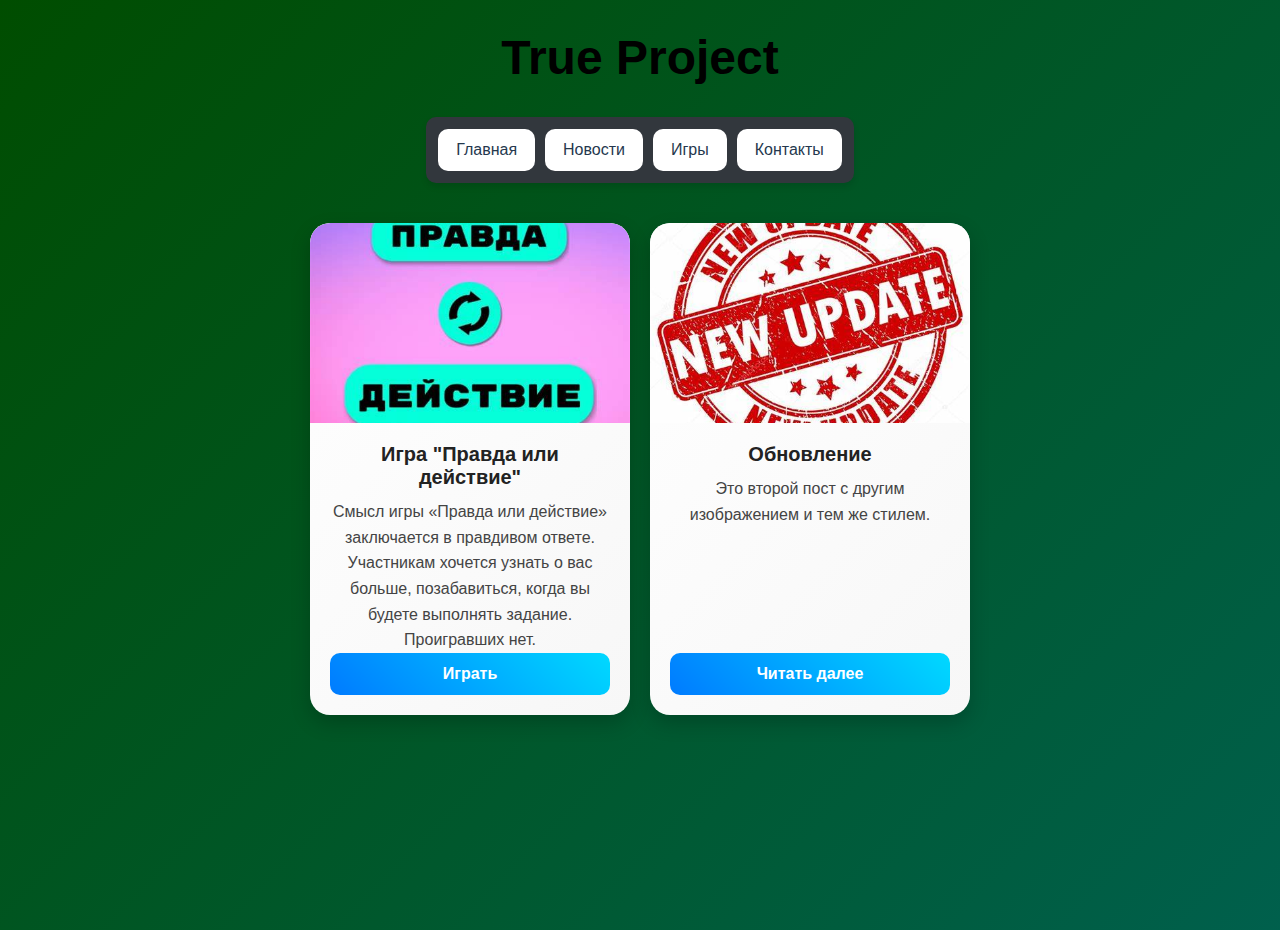
<file: index.html>
<!DOCTYPE html>
<html lang="ru">
<head>
    <meta charset="UTF-8">
    <meta name="viewport" content="width=device-width, initial-scale=1.0">
    <title>Главная</title>
    <link href="style.css" rel="stylesheet">
</head>
<body>

    <!-- Шапка с заголовком и меню -->
    <header>
        <h1>
            <span class="true">True</span> <span class="project">Project</span>
        </h1>
        <nav class="menu">
            <a href="index.html"><button>Главная</button></a>
            <a href="news.html"><button>Новости</button></a>
            <a href="game.html"><button>Игры</button></a>
            <a href="contact.html"><button>Контакты</button></a>
        </nav>
    </header>

    <!-- Контейнер с карточками -->
    <div class="post-container">
        <!-- Первая карточка -->
        <div class="post">
           <img src="image/pravda.jpg" alt="Игра 'Правда или действие'">
            <div class="post-content">
                <div class="post-title">Игра "Правда или действие"</div>
                <div class="post-text">
                   Смысл игры «Правда или действие» заключается в правдивом ответе.
                   Участникам хочется узнать о вас больше, позабавиться, когда вы будете выполнять задание. 
                   Проигравших нет.
                </div>
                <a href="#" class="read-more">Играть</a>
            </div>
        </div>

        <!-- Вторая карточка -->
        <div class="post">
            <img src="image/obnovlenya.jpg" alt="Обновление">
            <div class="post-content">
                <div class="post-title">Обновление</div>
                <div class="post-text">
                    Это второй пост с другим изображением и тем же стилем.
                </div>
                <a href="news.css" class="read-more">Читать далее</a>
            </div>
        </div>
    </div>

  

</body>
</html>
</file>
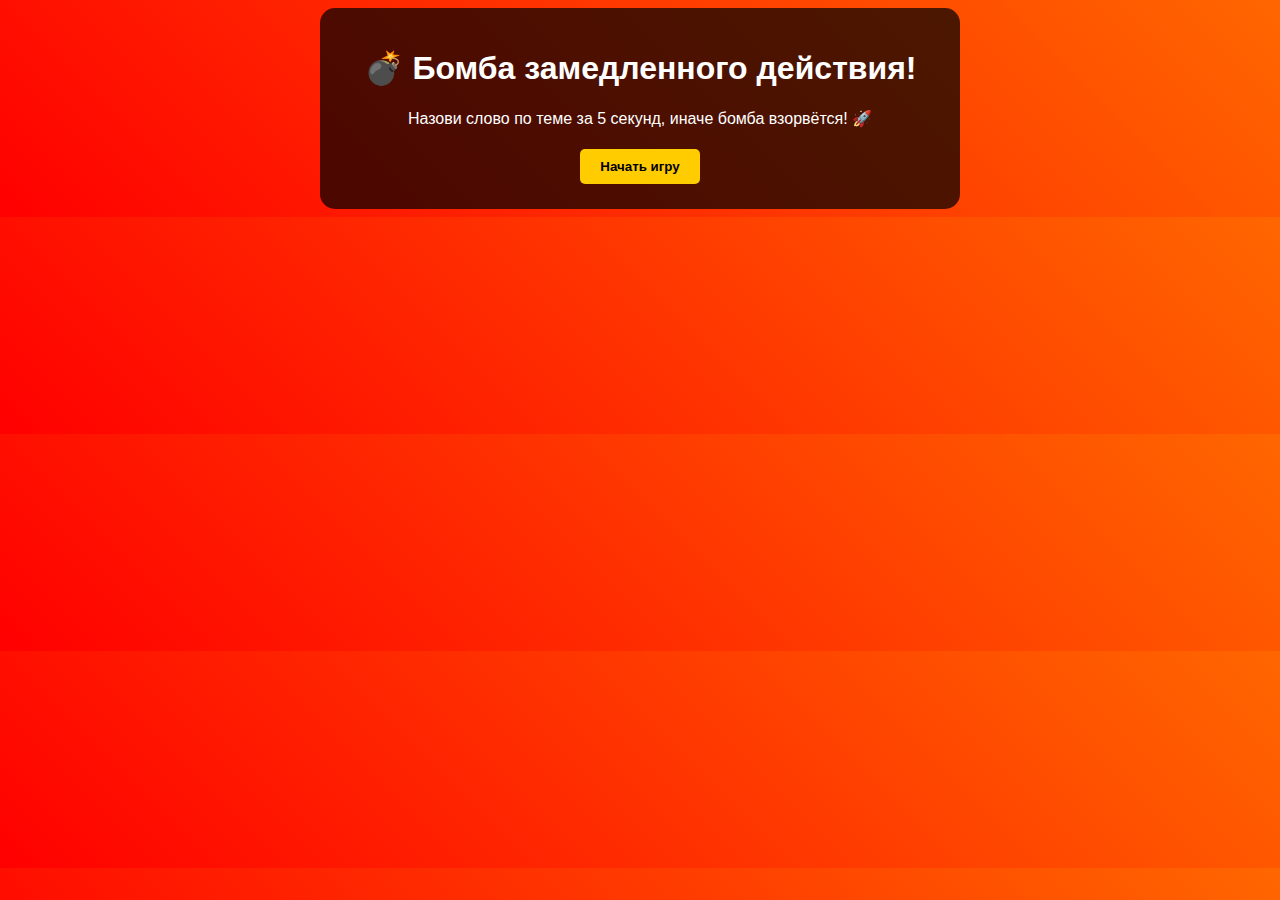
<file: bomb.html>
<!DOCTYPE html>
<html lang="ru">
<head>
    <meta charset="UTF-8">
    <meta name="viewport" content="width=device-width, initial-scale=1.0">
    <title>Бомба замедленного действия</title>
    <link rel="stylesheet" href="bomb.css">
</head>
<body>

    <div class="container">
        <h1>💣 Бомба замедленного действия!</h1>
        <p>Назови слово по теме за 5 секунд, иначе бомба взорвётся! 🚀</p>

        <button onclick="startGame()">Начать игру</button>

        <!-- Выбор количества игроков -->
        <div id="player-setup" style="display:none;">
            <h2>Сколько игроков?</h2>
            <select id="player-count">
                <option value="2">2 игрока</option>
                <option value="3">3 игрока</option>
                <option value="4">4 игрока</option>
                <option value="5">5 игроков</option>
            </select>
            <button onclick="setPlayers()">Продолжить</button>
        </div>

        <!-- Ввод имён игроков -->
        <div id="name-input" style="display:none;">
            <h2 id="name-prompt">Введите имя игрока 1:</h2>
            <input type="text" id="player-name" placeholder="Имя">
            <button onclick="saveName()">Далее</button>
        </div>

        <!-- Выбор темы -->
        <div id="category-setup" style="display:none;">
            <h2>Выберите тему</h2>
            <select id="category">
                <option value="Животные">Животные</option>
                <option value="Фрукты">Фрукты</option>
                <option value="Страны">Страны</option>
                <option value="Города">Города</option>
                <option value="Фильмы">Фильмы</option>
            </select>
            <button onclick="startRound()">Начать!</button>
        </div>

        <!-- Основной игровой процесс -->
        <div id="game-play" style="display:none;">
            <h2 id="current-player"></h2>
            <p>Категория: <span id="current-category"></span></p>
            <p>Осталось времени: <span id="timer">5</span> сек</p>
            <input type="text" id="word-input" placeholder="Ваше слово">
            <button onclick="submitWord()">Ответить</button>
        </div>

        <!-- Итоговый экран -->
        <div id="results-screen" style="display:none;">
            <h2>🏆 Победитель!</h2>
            <p id="winner"></p>
            <button onclick="restartGame()">Играть заново</button>
        </div>
    </div>

    <script src="bomb.js"></script>
</body>
</html>
</file>
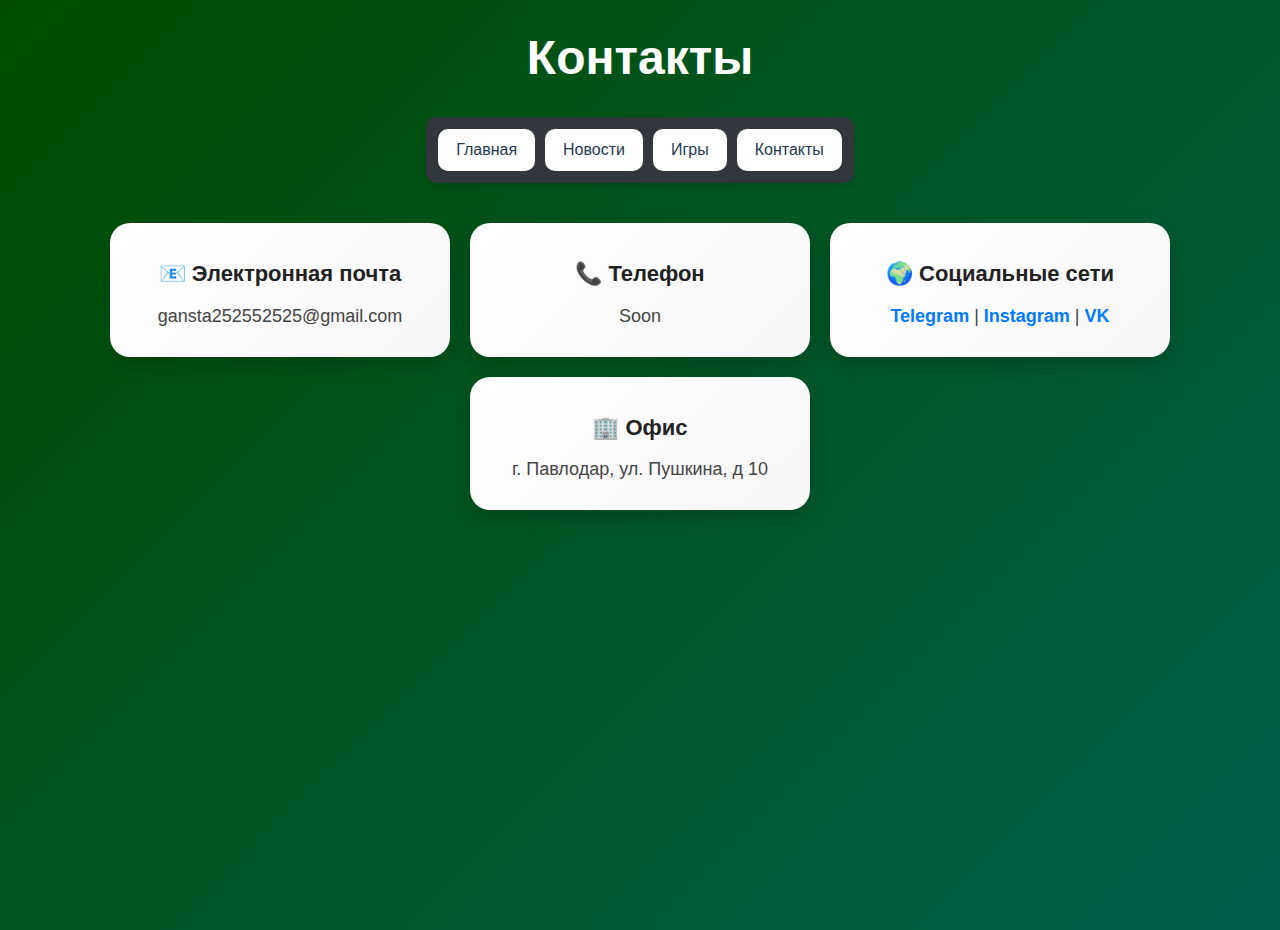
<file: contact.html>
<!DOCTYPE html>
<html lang="ru">
<head>
    <meta charset="UTF-8">
    <meta name="viewport" content="width=device-width, initial-scale=1.0">
    <title>Контакты</title>
    <link rel="stylesheet" href="contact.css">
</head>
<body>

    <!-- Логотип -->
    <h1>
        <span class="project">Контакты</span>
    </h1>


    <!-- Навигационное меню -->
    <div class="menu">
        <a href="index.html"><button>Главная</button></a>
        <a href="news.html"><button>Новости</button></a>
        <a href="game.html"><button>Игры</button></a>
        <a href="contact.html"><button>Контакты</button></a>
    </div>

    <!-- Контент страницы "Контакты" -->
    <div class="contact-container">
        <div class="contact-card">
            <h2>📧 Электронная почта</h2>
            <p>gansta252552525@gmail.com</p>
        </div>

        <div class="contact-card">
            <h2>📞 Телефон</h2>
            <p>Soon</p>
        </div>

        <div class="contact-card">
            <h2>🌍 Социальные сети</h2>
            <p>
                <a href="#">Telegram</a> | 
                <a href="#">Instagram</a> | 
                <a href="#">VK</a>
            </p>
        </div>

        <div class="contact-card">
            <h2>🏢 Офис</h2>
            <p>г. Павлодар, ул. Пушкина, д 10</p>
        </div>
    </div>

</body>
</html>
</file>
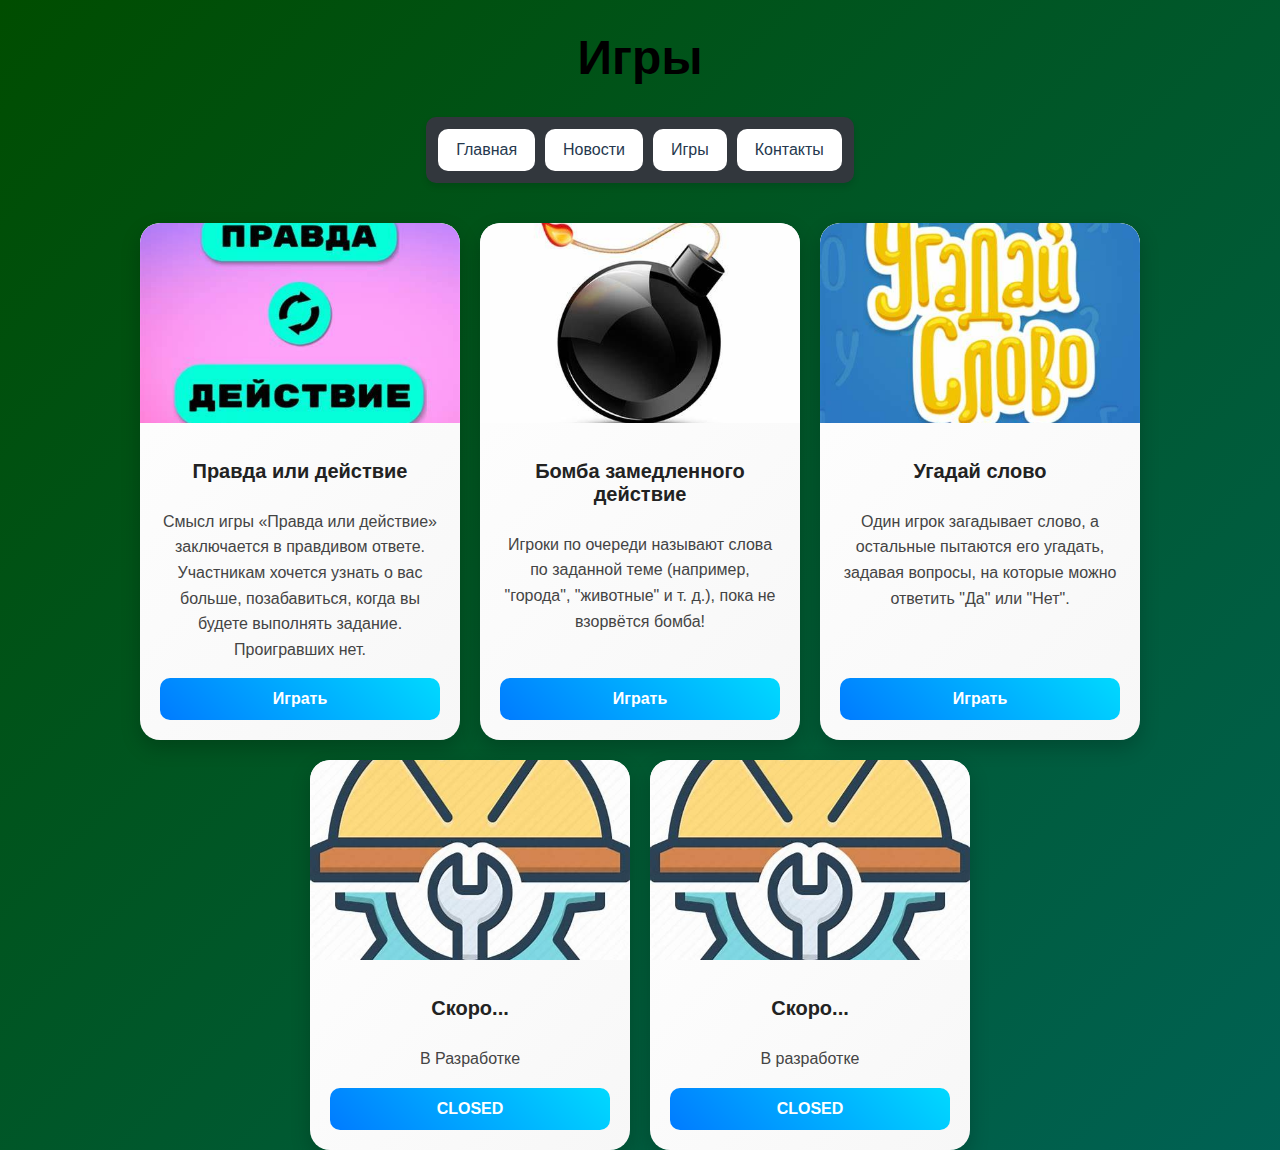
<file: game.html>
<!DOCTYPE html>
<html lang="ru">
<head>
    <meta charset="UTF-8">
    <meta name="viewport" content="width=device-width, initial-scale=1.0">
    <title>Игры</title>
    <link href="game.css" rel="stylesheet">
</head>
<body>

    <!-- Шапка с заголовком и меню -->
    <header>
        <h1>
            <span class="project">Игры</span>
        </h1>
        <nav class="menu">
            <a href="index.html"><button>Главная</button></a>
            <a href="news.html"><button>Новости</button></a>
            <a href="game.html"><button>Игры</button></a>
            <a href="contact.html"><button>Контакты</button></a>
        </nav>
    </header>

       <div class="post-container">
    <!-- Карточка 1 -->
    <div class="post">
        <img src="image/pravda.jpg" alt="Правда или действие">
        <div class="post-content">
            <h2 class="post-title">Правда или действие</h2>
            <p class="post-text">Смысл игры «Правда или действие» заключается в правдивом ответе.
                Участникам хочется узнать о вас больше, позабавиться, когда вы будете выполнять задание. Проигравших нет.</p>
            <a href="pravda.html" class="read-more">Играть</a>
        </div>
    </div>

    <!-- Карточка 2 -->
    <div class="post">
        <img src="bomb.jpg" alt="Игра 2">
        <div class="post-content">
            <h2 class="post-title">Бомба замедленного действие</h2>
            <p class="post-text">Игроки по очереди называют слова по заданной теме (например, "города", "животные" и т. д.), пока не взорвётся бомба!</p>
            <a href="bomb.html" class="read-more">Играть</a>
        </div>
    </div>

    <!-- Карточка 3 -->
    <div class="post">
        <img src="quess.jpg" alt="Игра 3">
        <div class="post-content">
            <h2 class="post-title">Угадай слово</h2>
            <p class="post-text">Один игрок загадывает слово, а остальные пытаются его угадать, задавая вопросы, на которые можно ответить "Да" или "Нет".</p>
            <a href="guess.html" class="read-more">Играть</a>
        </div>
    </div>

    <!-- Карточка 4 -->
    <div class="post">
        <img src="image/razrabotka.jpg" alt="Игра 4">
        <div class="post-content">
            <h2 class="post-title">Скоро...</h2>
            <p class="post-text">В Разработке</p>
            <a href="#" class="read-more">CLOSED</a>
        </div>
    </div>

    <!-- Карточка 5 -->
    <div class="post">
        <img src="image/razrabotka.jpg" alt="Игра 5">
        <div class="post-content">
            <h2 class="post-title">Скоро...</h2>
            <p class="post-text">В разработке</p>
            <a href="#" class="read-more">CLOSED</a>
        </div>
    </div>

    



   
    
  

</body>
</html>
</file>
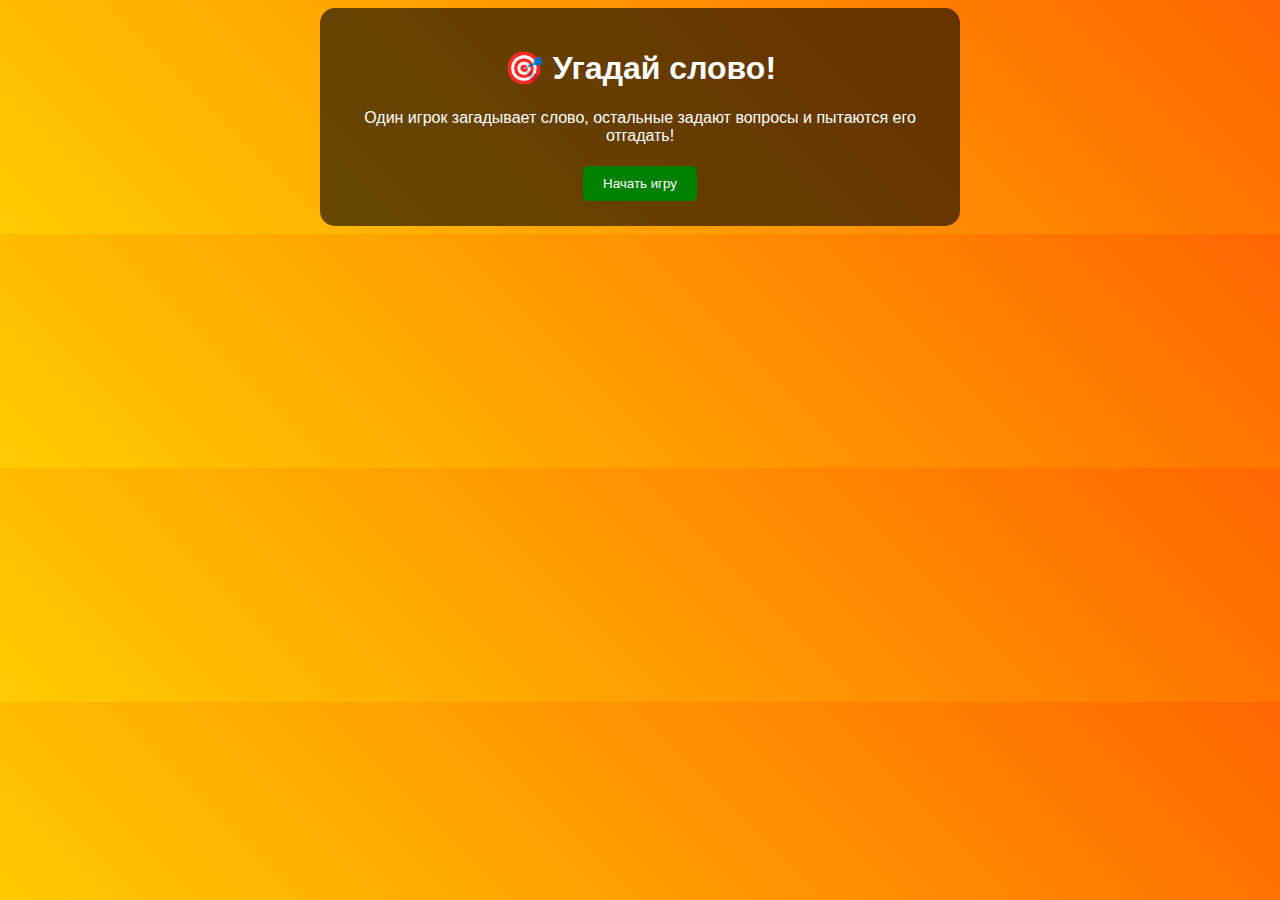
<file: guess.html>
<!DOCTYPE html>
<html lang="ru">
<head>
    <meta charset="UTF-8">
    <meta name="viewport" content="width=device-width, initial-scale=1.0">
    <title>Угадай слово!</title>
    <link rel="stylesheet" href="guess.css">
</head>
<body>

    <div class="container">
        <h1>🎯 Угадай слово!</h1>
        <p>Один игрок загадывает слово, остальные задают вопросы и пытаются его отгадать!</p>

        <button onclick="startGame()">Начать игру</button>

        <!-- Форма для выбора количества игроков -->
        <div id="player-setup" style="display:none;">
            <h2>Сколько игроков?</h2>
            <select id="player-count">
                <option value="2">2 игрока</option>
                <option value="3">3 игрока</option>
                <option value="4">4 игрока</option>
                <option value="5">5 игроков</option>
            </select>
            <button onclick="setPlayers()">Продолжить</button>
        </div>

        <!-- Форма для ввода имён -->
        <div id="name-input" style="display:none;">
            <h2 id="name-prompt">Введите имя игрока 1:</h2>
            <input type="text" id="player-name" placeholder="Имя">
            <button onclick="saveName()">Далее</button>
        </div>

        <!-- Основная игра -->
        <div id="game-play" style="display:none;">
            <h2 id="round-info">Раунд <span id="round-number">1</span> из 5</h2>
            <p id="word-chooser"></p>
            <button onclick="chooseWord()">Я загадал слово</button>

            <div id="question-area" style="display:none;">
                <p id="current-question">Игрок <span id="current-player-name"></span>, задай вопрос!</p>
                <input type="text" id="question-input" placeholder="Ваш вопрос">
                <button onclick="answerQuestion(true)">Да</button>
                <button onclick="answerQuestion(false)">Нет</button>
                <button onclick="tryGuess()">Попробовать угадать</button>
            </div>

            <p id="scoreboard"></p>
        </div>

        <!-- Итоги игры -->
        <div id="results-screen" style="display:none;">
            <h2>🏆 Итоги игры</h2>
            <ul id="results-list"></ul>
            <button onclick="restartGame()">Играть заново</button>
        </div>
    </div>

    <script src="guess.js"></script>
</body>
</html>
</file>
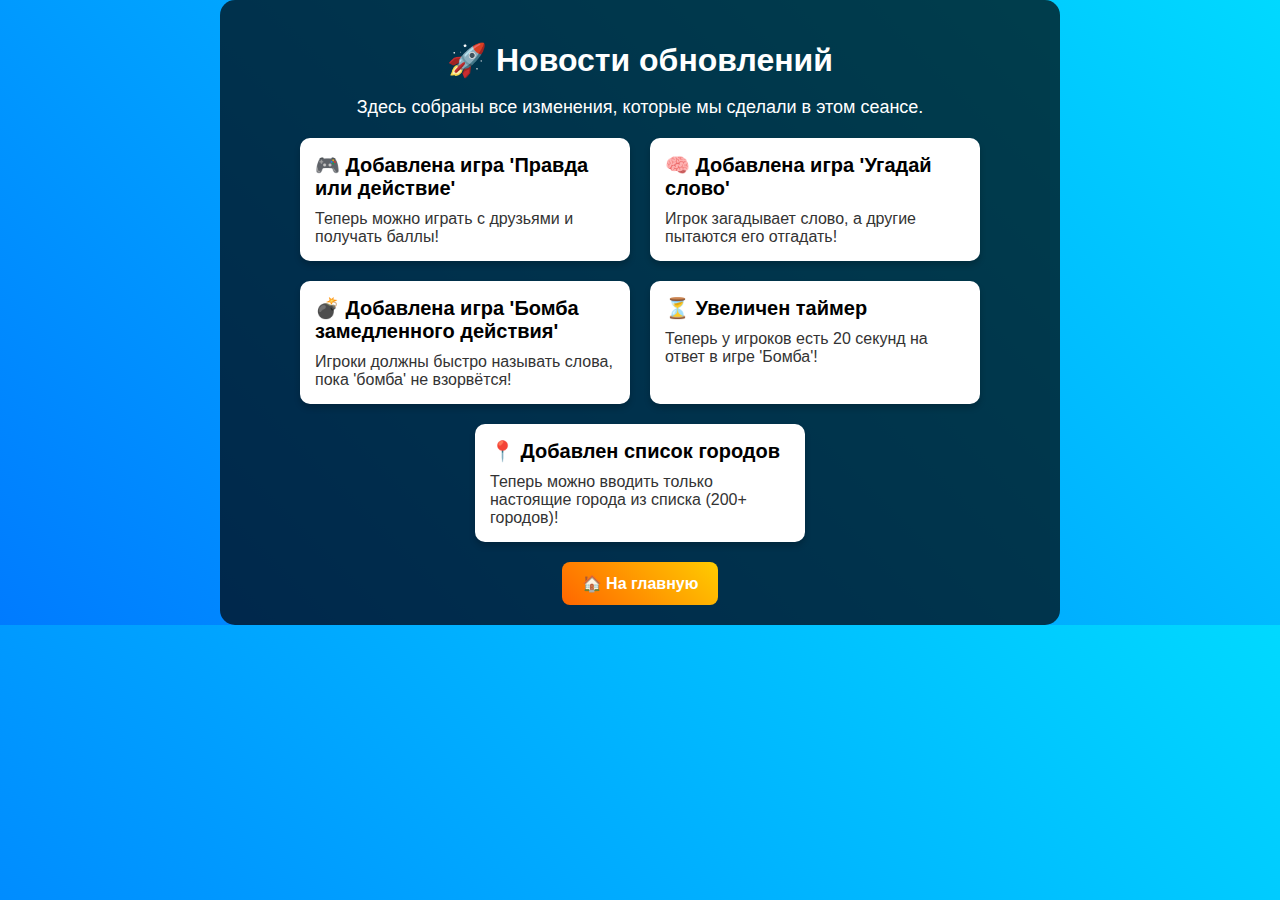
<file: news.html>
<!DOCTYPE html>
<html lang="ru">
<head>
    <meta charset="UTF-8">
    <meta name="viewport" content="width=device-width, initial-scale=1.0">
    <title>Новости обновлений</title>
    <link rel="stylesheet" href="news.css">
</head>
<body>

    <div class="container">
        <h1>🚀 Новости обновлений</h1>
        <p>Здесь собраны все изменения, которые мы сделали в этом сеансе.</p>

        <div class="news-container" id="news-container">
            <!-- Карточки обновлений будут добавляться сюда -->
        </div>

        <!-- Кнопка "На главную" -->
       <a href="index.html">
    <button class="home-button">🏠 На главную</button>
    </a>

    <script src="news.js"></script>

</body>
</html>
</file>
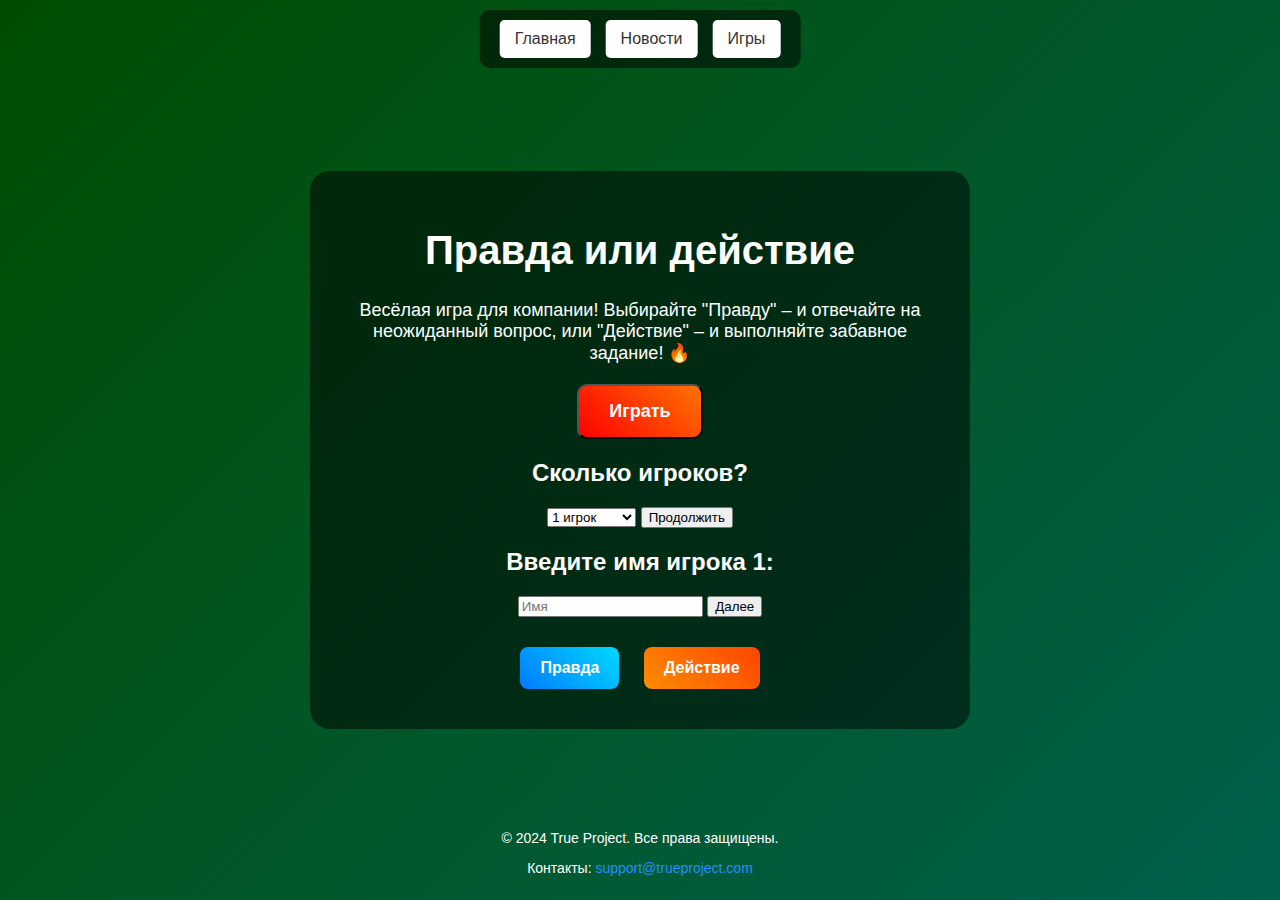
<file: pravda.html>
<!DOCTYPE html>
<html lang="ru">
<head>
    <meta charset="UTF-8">
    <meta name="viewport" content="width=device-width, initial-scale=1.0">
    <title>Правда или действие</title>
    <link rel="stylesheet" href="pravda.css">
</head>
<body>

    <!-- Навигация -->
    <nav class="menu">
        <a href="index.html"><button>Главная</button></a>
        <a href="news.html"><button>Новости</button></a>
        <a href="games.html"><button>Игры</button></a>
    </nav>

    <!-- Контейнер игры -->
    <div class="game-container">
        <h1>Правда или действие</h1>
        <p class="description">
            Весёлая игра для компании! Выбирайте "Правду" – и отвечайте на неожиданный вопрос,  
            или "Действие" – и выполняйте забавное задание! 🔥
        </p>
        <button class="play-button" onclick="startGame()">Играть</button>

        <!-- Форма выбора количества игроков -->
<div class="player-setup" id="player-setup">
    <h2>Сколько игроков?</h2>
    <select id="player-count">
        <option value="1">1 игрок</option>
        <option value="2">2 игрока</option>
        <option value="3">3 игрока</option>
        <option value="4">4 игрока</option>
        <option value="5">5 игроков</option>
        <option value="6">6 игроков</option>
        <option value="7">7 игроков</option>
        <option value="8">8 игроков</option>
        <option value="9">9 игроков</option>
        <option value="10">10 игроков</option>
    </select>
    <button onclick="setPlayers()">Продолжить</button>
</div>
        <!-- Форма ввода имён -->
<div class="name-input" id="name-input">
    <h2 id="name-prompt">Введите имя игрока 1:</h2>
    <input type="text" id="player-name" placeholder="Имя">
    <button onclick="saveName()">Далее</button>
</div>

     <!-- Игровой процесс -->
<!-- Игровой процесс -->
<div class="game-play" id="game-play">
    <h2 id="game-question"></h2>
    <button id="truth-button" onclick="generateQuestion('truth')">Правда</button>
    <button id="dare-button" onclick="generateQuestion('dare')">Действие</button>
    <button id="answered-button" onclick="nextTurn()" style="display:none;">Он(-Она) ответил(а)</button>
    <button id="punish-button" onclick="givePunishment()" style="display:none;">Он(-Она) не ответил(а)</button>
    <button id="next-punish-button" onclick="giveAnotherPunishment()" style="display:none;">Следующее наказание</button>
    <button id="continue-button" onclick="nextTurn()" style="display:none;">Продолжить игру</button>
    <button id="punishment-done-button" onclick="nextTurn()" style="display:none;">Он(-Она) выполнил(а) наказание!</button>
</div>
    </div>

    <!-- Подвал -->
    <footer class="footer">
        <p>&copy; 2024 True Project. Все права защищены.</p>
        <p>Контакты: <a href="mailto:support@trueproject.com">support@trueproject.com</a></p>
    </footer>

    <script src="pravda.js"></script>
</body>
</html>
</file>
<file: style.css>
/* ===== ГЛОБАЛЬНЫЕ НАСТРОЙКИ ===== */
body {
    margin: 0;
    padding: 0;
    font-family: Arial, sans-serif;
    text-align: center;
    height: 100vh;
    background: linear-gradient(-45deg, #004d00, #003366, #006666, #004d00);
    background-size: 400% 400%;
    animation: gradientAnimation 10s infinite alternate;
}

/* Анимация градиента */
@keyframes gradientAnimation {
    0% {
        background-position: 0% 50%;
    }
    100% {
        background-position: 100% 50%;
    }
}

/* ===== АНИМАЦИЯ ТЕКСТА ===== */
@keyframes glow {
    0% { color: #ff0000; }
    50% { color: #33ff00; }
    100% { color: #007bff; }
}

@keyframes glowBlue {
    0% { color: #00bfff; }
    50% { color: #ff00ff; }
    100% { color: #ff4500; }
}

.true {
    animation: glow 2s infinite alternate;
    font-weight: bold;
}

.project {
    animation: glowBlue 2s infinite alternate;
    font-weight: bold;
}

/* ===== СТИЛИ ДЛЯ ЗАГОЛОВКА ===== */
h1 {
    font-size: 48px;
    font-weight: bold;
    margin-top: 30px;
}

/* ===== ЛОГОТИП ===== */
.logo {
    position: absolute;
    top: 10px;
    left: 50%;
    transform: translateX(-50%);
    width: 100px;
    height: auto;
}

/* ===== НАВИГАЦИЯ (МЕНЮ) ===== */
.menu {
    display: flex;
    justify-content: center;
    align-items: center;
    background-color: #32373d;
    padding: 12px;
    border-radius: 10px;
    box-shadow: 0 4px 6px rgba(0, 0, 0, 0.1);
    flex-wrap: wrap; /* Для адаптивности */
    gap: 10px;
    margin: 20px auto;
    width: fit-content;
}

.menu a {
    text-decoration: none;
}

.menu button {
    padding: 12px 18px;
    font-size: 16px;
    border: none;
    background-color: white;
    color: #25384e;
    cursor: pointer;
    border-radius: 10px;
    transition: background 0.3s, color 0.3s;
}

.menu button:hover {
    background-color: #0056b3;
    color: white;
}

/* ===== КОНТЕЙНЕР КАРТОЧЕК ===== */
.post-container {
    display: flex;
    flex-wrap: wrap;
    gap: 20px;
    justify-content: center;
    margin-top: 40px;
}

/* ===== КАРТОЧКА ПОСТА ===== */
.post {
    background: linear-gradient(135deg, #ffffff, #f7f7f7);
    width: 320px;
    border-radius: 20px;
    overflow: hidden;
    box-shadow: 0 8px 20px rgba(0, 0, 0, 0.2);
    transition: transform 0.3s ease-in-out, box-shadow 0.3s ease-in-out;
    display: flex;
    flex-direction: column;
}

.post:hover {
    transform: translateY(-8px);
    box-shadow: 0 12px 25px rgba(0, 0, 0, 0.3);
}

/* ===== КАРТИНКА В КАРТОЧКЕ ===== */
.post img {
    width: 100%;
    height: 200px;
    object-fit: cover;
    border-top-left-radius: 20px;
    border-top-right-radius: 20px;
}

/* ===== КОНТЕНТ ВНУТРИ КАРТОЧКИ ===== */
.post-content {
    padding: 20px;
    display: flex;
    flex-direction: column;
    flex-grow: 1;
}

/* ===== ЗАГОЛОВОК ПОСТА ===== */
.post-title {
    font-size: 20px;
    font-weight: bold;
    margin-bottom: 10px;
    color: #222;
}

/* ===== ТЕКСТ ПОСТА ===== */
.post-text {
    font-size: 16px;
    color: #444;
    line-height: 1.6;
    flex-grow: 1; /* Растягивает текст, чтобы кнопка всегда была внизу */
}

/* ===== КНОПКА "ИГРАТЬ" ===== */
.read-more {
    display: block;
    text-align: center;
    padding: 12px;
    background: linear-gradient(45deg, #007bff, #00d9ff);
    color: white;
    text-decoration: none;
    font-size: 16px;
    font-weight: bold;
    border-radius: 10px;
    transition: background 0.3s ease-in-out, transform 0.2s;
}

.read-more:hover {
    background: linear-gradient(45deg, #0056b3, #0094ff);
    transform: scale(1.05);
}

/* ===== АДАПТАЦИЯ ДЛЯ МОБИЛЬНЫХ УСТРОЙСТВ ===== */
@media (max-width: 768px) {
    .post {
        width: 90%;
    }
}

/* ===== АДАПТИВНОСТЬ ===== */
@media (max-width: 600px) {
    h1 {
        font-size: 32px; /* Уменьшаем заголовок на мобильных */
    }

    .logo {
        width: 80px; /* Уменьшаем логотип */
    }

    .menu {
        flex-direction: column;
        align-items: center;
    }

    .post-container {
        flex-direction: column;
        align-items: center;
    }

    .post {
        width: 90%;
    }
}

/* ===== Чёрный полупрозрачный подвал ===== */
</file>
<file: bomb.css>
body {
    font-family: Arial, sans-serif;
    text-align: center;
    background: linear-gradient(45deg, #ff0000, #ff6600);
    color: white;
}

.container {
    max-width: 600px;
    margin: auto;
    padding: 20px;
    background: rgba(0, 0, 0, 0.7);
    border-radius: 15px;
}

button {
    background: #ffcc00;
    color: black;
    border: none;
    padding: 10px 20px;
    margin: 5px;
    border-radius: 5px;
    cursor: pointer;
    font-weight: bold;
}

button:hover {
    background: #ffaa00;
}
</file>
<file: contact.css>
/* ===== ГЛОБАЛЬНЫЕ НАСТРОЙКИ ===== */
body {
    margin: 0;
    padding: 0;
    font-family: Arial, sans-serif;
    text-align: center;
    height: 100vh;
    background: linear-gradient(-45deg, #004d00, #003366, #006666, #004d00);
    background-size: 400% 400%;
    animation: gradientAnimation 10s infinite alternate;
}

/* Анимация градиента */
@keyframes gradientAnimation {
    0% { background-position: 0% 50%; }
    100% { background-position: 100% 50%; }
}

/* ===== АНИМАЦИЯ ТЕКСТА ===== */
@keyframes glow {
    0% { color: #ff0000; }
    50% { color: #33ff00; }
    100% { color: #007bff; }
}

@keyframes glowBlue {
    0% { color: #00bfff; }
    50% { color: #ff00ff; }
    100% { color: #ff4500; }
}

.true {
    animation: glow 2s infinite alternate;
    font-weight: bold;
}

.project {
    animation: glowBlue 2s infinite alternate;
    font-weight: bold;
}

/* ===== СТИЛИ ДЛЯ ЗАГОЛОВКА ===== */
h1 {
    font-size: 48px;
    font-weight: bold;
    margin-top: 30px;
}


/* ===== ЛОГОТИП ===== */
.logo {
    position: absolute;
    top: 10px;
    left: 50%;
    transform: translateX(-50%);
    width: 100px;
    height: auto;
}

/* ===== ЗАГОЛОВОК ===== */
h1 {
    font-size: 48px;
    font-weight: bold;
    margin-top: 30px;
    color: white;
}

/* ===== НАВИГАЦИЯ ===== */
.menu {
    display: flex;
    justify-content: center;
    align-items: center;
    background-color: #32373d;
    padding: 12px;
    border-radius: 10px;
    box-shadow: 0 4px 6px rgba(0, 0, 0, 0.1);
    flex-wrap: wrap;
    gap: 10px;
    margin: 20px auto;
    width: fit-content;
}

.menu a {
    text-decoration: none;
}

.menu button {
    padding: 12px 18px;
    font-size: 16px;
    border: none;
    background-color: white;
    color: #25384e;
    cursor: pointer;
    border-radius: 10px;
    transition: background 0.3s, color 0.3s;
}

.menu button:hover {
    background-color: #0056b3;
    color: white;
}

/* ===== КОНТЕЙНЕР КОНТАКТОВ ===== */
.contact-container {
    display: flex;
    flex-wrap: wrap;
    justify-content: center;
    gap: 20px;
    margin-top: 40px;
}

/* ===== КАРТОЧКА КОНТАКТА ===== */
.contact-card {
    background: linear-gradient(135deg, #ffffff, #f7f7f7);
    width: 300px;
    padding: 20px;
    border-radius: 20px;
    box-shadow: 0 8px 20px rgba(0, 0, 0, 0.2);
    transition: transform 0.3s ease-in-out, box-shadow 0.3s ease-in-out;
}

.contact-card:hover {
    transform: translateY(-8px);
    box-shadow: 0 12px 25px rgba(0, 0, 0, 0.3);
}

/* ===== ЗАГОЛОВОК В КАРТОЧКЕ ===== */
.contact-card h2 {
    font-size: 22px;
    color: #222;
}

/* ===== ТЕКСТ В КАРТОЧКЕ ===== */
.contact-card p {
    font-size: 18px;
    color: #444;
    margin: 10px 0;
}

/* ===== ССЫЛКИ ===== */
.contact-card a {
    color: #007bff;
    text-decoration: none;
    font-weight: bold;
}

.contact-card a:hover {
    text-decoration: underline;
}

/* ===== АДАПТИВНОСТЬ ===== */
@media (max-width: 768px) {
    .contact-card {
        width: 90%;
    }
}
</file>
<file: game.css>
/* ===== ГЛОБАЛЬНЫЕ НАСТРОЙКИ ===== */
body {
    margin: 0;
    padding: 0;
    font-family: Arial, sans-serif;
    text-align: center;
    height: 100vh;
    background: linear-gradient(-45deg, #004d00, #003366, #006666, #004d00);
    background-size: 400% 400%;
    animation: gradientAnimation 10s infinite alternate;
}

/* Анимация градиента */
@keyframes gradientAnimation {
    0% {
        background-position: 0% 50%;
    }
    100% {
        background-position: 100% 50%;
    }
}

/* ===== АНИМАЦИЯ ТЕКСТА ===== */
@keyframes glow {
    0% { color: #ff0000; }
    50% { color: #33ff00; }
    100% { color: #007bff; }
}

@keyframes glowBlue {
    0% { color: #00bfff; }
    50% { color: #ff00ff; }
    100% { color: #ff4500; }
}

.true {
    animation: glow 2s infinite alternate;
    font-weight: bold;
}

.project {
    animation: glowBlue 2s infinite alternate;
    font-weight: bold;
}

/* ===== СТИЛИ ДЛЯ ЗАГОЛОВКА ===== */
h1 {
    font-size: 48px;
    font-weight: bold;
    margin-top: 30px;
}

/* ===== ЛОГОТИП ===== */
.logo {
    position: absolute;
    top: 10px;
    left: 50%;
    transform: translateX(-50%);
    width: 100px;
    height: auto;
}

/* ===== НАВИГАЦИЯ (МЕНЮ) ===== */
.menu {
    display: flex;
    justify-content: center;
    align-items: center;
    background-color: #32373d;
    padding: 12px;
    border-radius: 10px;
    box-shadow: 0 4px 6px rgba(0, 0, 0, 0.1);
    flex-wrap: wrap; /* Для адаптивности */
    gap: 10px;
    margin: 20px auto;
    width: fit-content;
}

.menu a {
    text-decoration: none;
}

.menu button {
    padding: 12px 18px;
    font-size: 16px;
    border: none;
    background-color: white;
    color: #25384e;
    cursor: pointer;
    border-radius: 10px;
    transition: background 0.3s, color 0.3s;
}

.menu button:hover {
    background-color: #0056b3;
    color: white;
}

/* ===== КОНТЕЙНЕР КАРТОЧЕК ===== */
.post-container {
    display: flex;
    flex-wrap: wrap;
    gap: 20px;
    justify-content: center;
    margin-top: 40px;
}

/* ===== КАРТОЧКА ПОСТА ===== */
.post {
    background: linear-gradient(135deg, #ffffff, #f7f7f7);
    width: 320px;
    border-radius: 20px;
    overflow: hidden;
    box-shadow: 0 8px 20px rgba(0, 0, 0, 0.2);
    transition: transform 0.3s ease-in-out, box-shadow 0.3s ease-in-out;
    display: flex;
    flex-direction: column;
}

.post:hover {
    transform: translateY(-8px);
    box-shadow: 0 12px 25px rgba(0, 0, 0, 0.3);
}

/* ===== КАРТИНКА В КАРТОЧКЕ ===== */
.post img {
    width: 100%;
    height: 200px;
    object-fit: cover;
    border-top-left-radius: 20px;
    border-top-right-radius: 20px;
}

/* ===== КОНТЕНТ ВНУТРИ КАРТОЧКИ ===== */
.post-content {
    padding: 20px;
    display: flex;
    flex-direction: column;
    flex-grow: 1;
}

/* ===== ЗАГОЛОВОК ПОСТА ===== */
.post-title {
    font-size: 20px;
    font-weight: bold;
    margin-bottom: 10px;
    color: #222;
}

/* ===== ТЕКСТ ПОСТА ===== */
.post-text {
    font-size: 16px;
    color: #444;
    line-height: 1.6;
    flex-grow: 1; /* Растягивает текст, чтобы кнопка всегда была внизу */
}

/* ===== КНОПКА "ИГРАТЬ" ===== */
.read-more {
    display: block;
    text-align: center;
    padding: 12px;
    background: linear-gradient(45deg, #007bff, #00d9ff);
    color: white;
    text-decoration: none;
    font-size: 16px;
    font-weight: bold;
    border-radius: 10px;
    transition: background 0.3s ease-in-out, transform 0.2s;
}

.read-more:hover {
    background: linear-gradient(45deg, #0056b3, #0094ff);
    transform: scale(1.05);
}

/* ===== АДАПТАЦИЯ ДЛЯ МОБИЛЬНЫХ УСТРОЙСТВ ===== */
@media (max-width: 768px) {
    .post {
        width: 90%;
    }
}


@media (max-width: 768px) {
    .post-container {
        grid-template-columns: repeat(auto-fill, minmax(150px, 1fr));
    }
}


/* ===== АДАПТИВНОСТЬ ===== */
@media (max-width: 600px) {
    h1 {
        font-size: 32px; /* Уменьшаем заголовок на мобильных */
    }

    .logo {
        width: 80px; /* Уменьшаем логотип */
    }

    .menu {
        flex-direction: column;
        align-items: center;
    }

    .post-container {
        flex-direction: column;
        align-items: center;
    }

    .post {
        width: 90%;
    }
}
</file>
<file: guess.css>
body {
    font-family: Arial, sans-serif;
    text-align: center;
    background: linear-gradient(45deg, #ffcc00, #ff6600);
    color: white;
}

.container {
    max-width: 600px;
    margin: auto;
    padding: 20px;
    background: rgba(0, 0, 0, 0.6);
    border-radius: 15px;
}

button {
    background: #008000;
    color: white;
    border: none;
    padding: 10px 20px;
    margin: 5px;
    border-radius: 5px;
    cursor: pointer;
}

button:hover {
    background: #006400;
}
</file>
<file: news.css>
body {
    font-family: Arial, sans-serif;
    text-align: center;
    background: linear-gradient(45deg, #007bff, #00d9ff);
    color: white;
    margin: 0;
    padding: 0;
}

.container {
    max-width: 800px;
    margin: auto;
    padding: 20px;
    background: rgba(0, 0, 0, 0.7);
    border-radius: 15px;
}

h1 {
    font-size: 32px;
    margin-bottom: 10px;
}

p {
    font-size: 18px;
    margin-bottom: 20px;
}

.news-container {
    display: flex;
    flex-wrap: wrap;
    justify-content: center;
    gap: 20px;
}

.news-card {
    background: white;
    color: black;
    padding: 15px;
    border-radius: 10px;
    width: 300px;
    text-align: left;
    box-shadow: 0 4px 6px rgba(0, 0, 0, 0.2);
    transition: transform 0.3s;
}

.news-card:hover {
    transform: scale(1.05);
}

.news-title {
    font-size: 20px;
    font-weight: bold;
    margin-bottom: 10px;
}

.news-description {
    font-size: 16px;
    color: #333;
}

/* Стили для кнопки "На главную" */
.home-button {
    margin-top: 20px;
    padding: 12px 20px;
    font-size: 16px;
    font-weight: bold;
    color: white;
    background: linear-gradient(45deg, #ff6600, #ffcc00);
    border: none;
    border-radius: 8px;
    cursor: pointer;
    transition: all 0.3s ease-in-out;
}

.home-button:hover {
    background: linear-gradient(45deg, #ff5500, #ffaa00);
    transform: scale(1.05);
}
</file>
<file: pravda.css>
/* ===== Анимированный фон ===== */
body {
    margin: 0;
    padding: 0;
    font-family: Arial, sans-serif;
    height: 100vh;
    background: linear-gradient(-45deg, #004d00, #003366, #006666, #004d00);
    background-size: 400% 400%;
    animation: gradientAnimation 10s infinite alternate;
    display: flex;
    flex-direction: column;
    align-items: center;
    justify-content: center;
    text-align: center;
    color: white;
}


/* Общие стили для кнопок */
.game-play button {
    display: inline-block;
    padding: 12px 20px;
    font-size: 16px;
    font-weight: bold;
    border: none;
    border-radius: 8px;
    cursor: pointer;
    transition: all 0.3s ease-in-out;
    margin: 10px;
}

/* ====== Правда (синий) ====== */
.game-play button:nth-child(2) {
    background: linear-gradient(45deg, #007bff, #00d9ff);
    color: white;
}

.game-play button:nth-child(2):hover {
    background: linear-gradient(45deg, #0056b3, #0094ff);
    transform: scale(1.05);
}

/* ====== Действие (оранжевый) ====== */
.game-play button:nth-child(3) {
    background: linear-gradient(45deg, #ff8c00, #ff4500);
    color: white;
}

.game-play button:nth-child(3):hover {
    background: linear-gradient(45deg, #e07b00, #cc3700);
    transform: scale(1.05);
}

/* ====== Ответил (зелёный) ====== */
#answered-button {
    background: linear-gradient(45deg, #28a745, #218838);
    color: white;
}

#answered-button:hover {
    background: linear-gradient(45deg, #1e7e34, #1c7430);
    transform: scale(1.05);
}

/* ====== Не ответил (красный) ====== */
#punish-button {
    background: linear-gradient(45deg, #dc3545, #c82333);
    color: white;
}

/* ====== Продолжить игру (фиолетовый) ====== */
#continue-button {
    background: linear-gradient(45deg, #6a0dad, #8a2be2);
    color: white;
    padding: 12px 20px;
    font-size: 16px;
    font-weight: bold;
    border: none;
    border-radius: 8px;
    cursor: pointer;
    transition: all 0.3s ease-in-out;
    display: none;
    margin: 10px;
}

#continue-button:hover {
    background: linear-gradient(45deg, #5a009d, #6d1bb3);
    transform: scale(1.05);
}

#punish-button:hover {
    background: linear-gradient(45deg, #bd2130, #a71d2a);
    transform: scale(1.05);
}

/* ====== Кнопка "Он выполнил наказание!" (зелёная) ====== */
#punishment-done-button {
    background: linear-gradient(45deg, #28a745, #218838);
    color: white;
    padding: 12px 20px;
    font-size: 16px;
    font-weight: bold;
    border: none;
    border-radius: 8px;
    cursor: pointer;
    transition: all 0.3s ease-in-out;
    display: none;
    margin: 10px;
}

#punishment-done-button:hover {
    background: linear-gradient(45deg, #1e7e34, #1c7430);
    transform: scale(1.05);
}


/* ====== Анимация нажатия для всех кнопок ====== */
.game-play button:active {
    transform: scale(0.95);
}

/* Анимация фона */
@keyframes gradientAnimation {
    0% { background-position: 0% 50%; }
    100% { background-position: 100% 50%; }
}

/* ===== Навигация ===== */
.menu {
    position: absolute;
    top: 10px;
    left: 50%;
    transform: translateX(-50%);
    display: flex;
    background: rgba(0, 0, 0, 0.5);
    padding: 10px 20px;
    border-radius: 10px;
    gap: 15px;
}

.menu button {
    padding: 10px 15px;
    border: none;
    background: white;
    color: #333;
    font-size: 16px;
    border-radius: 5px;
    cursor: pointer;
    transition: 0.3s;
}

.menu button:hover {
    background: #007bff;
    color: white;
}

/* ===== Контейнер игры ===== */
.game-container {
    background: rgba(0, 0, 0, 0.5);
    padding: 30px;
    border-radius: 20px;
    max-width: 600px;
}

h1 {
    font-size: 40px;
    font-weight: bold;
}

.description {
    font-size: 18px;
    margin-bottom: 20px;
}

/* ===== Кнопка "Играть" ===== */
.play-button {
    display: inline-block;
    padding: 15px 30px;
    background: linear-gradient(45deg, #ff0000, #ff7300);
    color: white;
    font-size: 18px;
    border-radius: 10px;
    text-decoration: none;
    font-weight: bold;
    transition: 0.3s;
}

.play-button:hover {
    background: linear-gradient(45deg, #ff7300, #ff0000);
}

/* ===== Блок с правилами ===== */
.rules {
    margin-top: 30px;
    text-align: left;
}

.rules h2 {
    font-size: 24px;
}

.rules ul {
    list-style-type: none;
    padding: 0;
}

.rules li {
    font-size: 16px;
    margin: 10px 0;
}

/* ===== Подвал ===== */
.footer {
    position: absolute;
    bottom: 10px;
    text-align: center;
    color: white;
    font-size: 14px;
}

.footer a {
    color: #1E90FF;
    text-decoration: none;
}

.footer a:hover {
    text-decoration: underline;
}

/* ===== Адаптивность ===== */
@media (max-width: 600px) {
    .game-container {
        width: 90%;
        padding: 20px;
    }

    h1 {
        font-size: 30px;
    }

    .play-button {
        font-size: 16px;
        padding: 10px 20px;
    }

    .rules h2 {
        font-size: 20px;
    }

    .rules li {
        font-size: 14px;
    }
}
</file>
